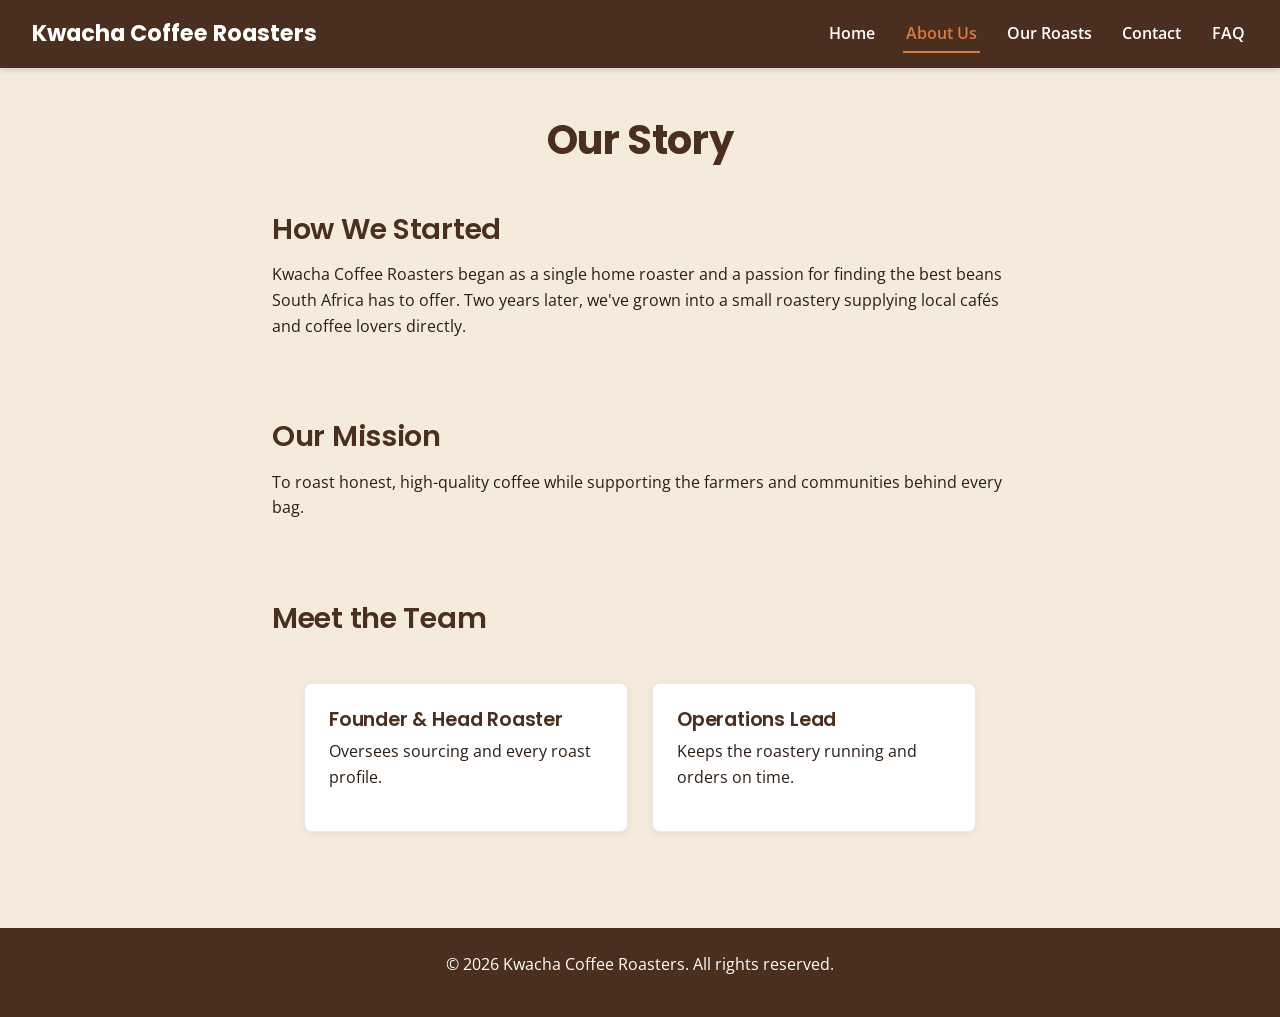
<file: kwacha-coffee/about.html>
<!DOCTYPE html>
<html lang="en">
<head>
    <meta charset="UTF-8">
    <meta name="viewport" content="width=device-width, initial-scale=1.0">
    <title>Kwacha Coffee Roasters | About Us</title>
    <link rel="preconnect" href="https://fonts.googleapis.com">
    <link rel="preconnect" href="https://fonts.gstatic.com" crossorigin>
    <link href="https://fonts.googleapis.com/css2?family=Poppins:wght@400;600;700&family=Open+Sans:wght@400;600&display=swap" rel="stylesheet">
    <link rel="stylesheet" href="css/style.css">
</head>
<body>

    <header class="site-header">
        <div class="logo">Kwacha Coffee Roasters</div>
        <nav class="main-nav">
            <ul>
                <li><a href="index.html">Home</a></li>
                <li><a href="about.html" class="active">About Us</a></li>
                <li><a href="products.html">Our Roasts</a></li>
                <li><a href="contact.html">Contact</a></li>
                <li><a href="faq.html">FAQ</a></li>
            </ul>
        </nav>
    </header>

    <main>
        <section class="page-header">
            <h1>Our Story</h1>
        </section>

        <section class="content-block">
            <h2>How We Started</h2>
            <p>Kwacha Coffee Roasters began as a single home roaster and a
               passion for finding the best beans South Africa has to offer.
               Two years later, we've grown into a small roastery supplying
               local cafés and coffee lovers directly.</p>
        </section>

        <section class="content-block">
            <h2>Our Mission</h2>
            <p>To roast honest, high-quality coffee while supporting the
               farmers and communities behind every bag.</p>
        </section>

        <section class="content-block">
            <h2>Meet the Team</h2>
            <div class="card-grid">
                <div class="card">
                    <h3>Founder &amp; Head Roaster</h3>
                    <p>Oversees sourcing and every roast profile.</p>
                </div>
                <div class="card">
                    <h3>Operations Lead</h3>
                    <p>Keeps the roastery running and orders on time.</p>
                </div>
            </div>
        </section>
    </main>

    <footer class="site-footer">
        <p>&copy; 2026 Kwacha Coffee Roasters. All rights reserved.</p>
    </footer>

</body>
</html>
</file>
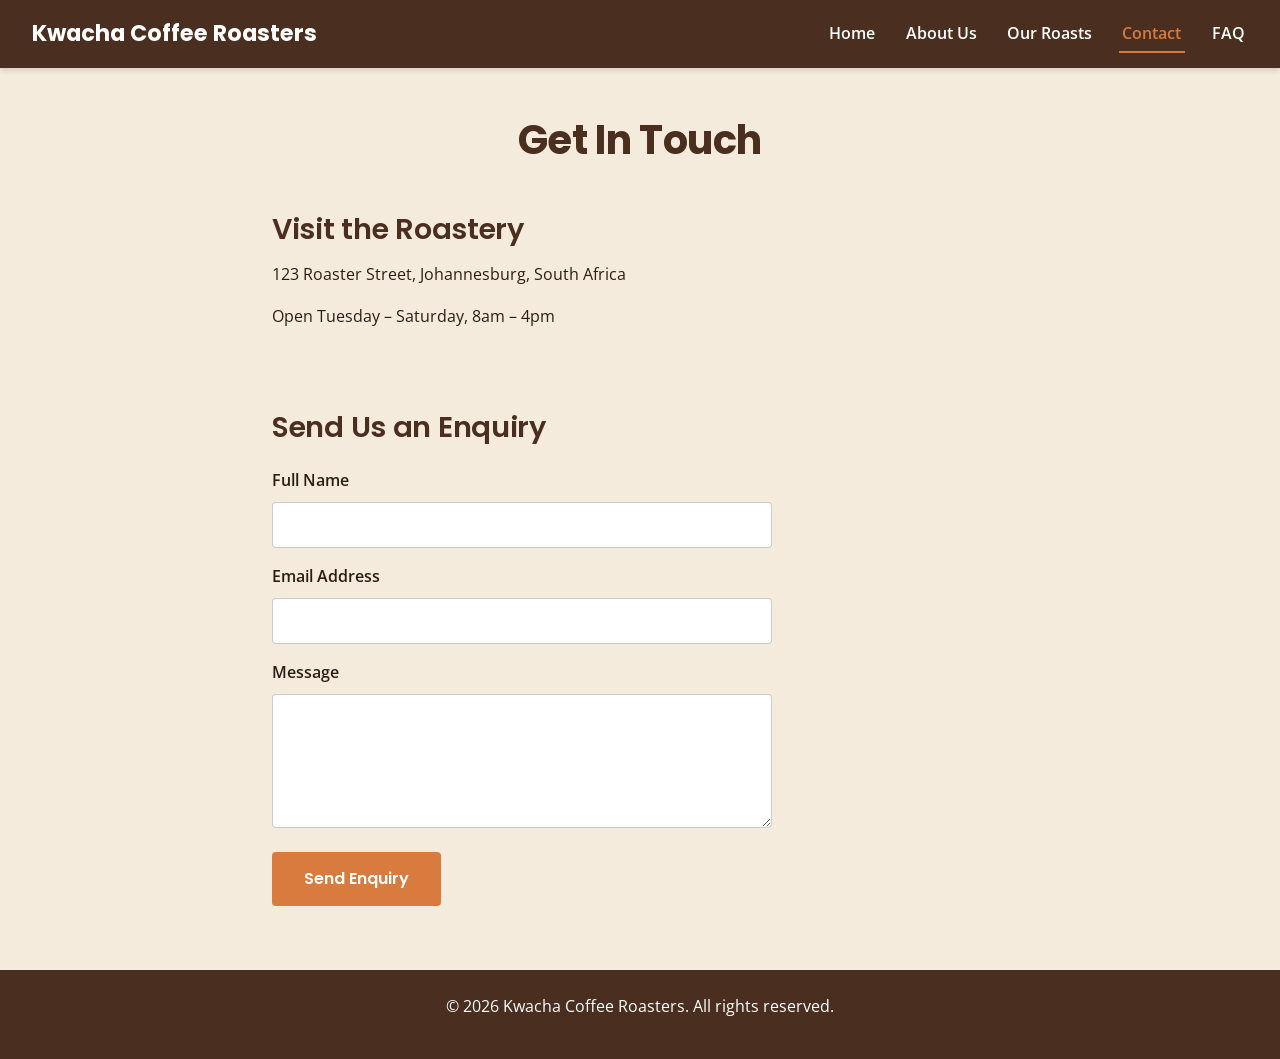
<file: kwacha-coffee/contact.html>
<!DOCTYPE html>
<html lang="en">
<head>
    <meta charset="UTF-8">
    <meta name="viewport" content="width=device-width, initial-scale=1.0">
    <title>Kwacha Coffee Roasters | Contact</title>
    <link rel="preconnect" href="https://fonts.googleapis.com">
    <link rel="preconnect" href="https://fonts.gstatic.com" crossorigin>
    <link href="https://fonts.googleapis.com/css2?family=Poppins:wght@400;600;700&family=Open+Sans:wght@400;600&display=swap" rel="stylesheet">
    <link rel="stylesheet" href="css/style.css">
</head>
<body>

    <header class="site-header">
        <div class="logo">Kwacha Coffee Roasters</div>
        <nav class="main-nav">
            <ul>
                <li><a href="index.html">Home</a></li>
                <li><a href="about.html">About Us</a></li>
                <li><a href="products.html">Our Roasts</a></li>
                <li><a href="contact.html" class="active">Contact</a></li>
                <li><a href="faq.html">FAQ</a></li>
            </ul>
        </nav>
    </header>

    <main>
        <section class="page-header">
            <h1>Get In Touch</h1>
        </section>

        <section class="content-block">
            <h2>Visit the Roastery</h2>
            <p>123 Roaster Street, Johannesburg, South Africa</p>
            <p>Open Tuesday – Saturday, 8am – 4pm</p>
        </section>

        <section class="content-block">
            <h2>Send Us an Enquiry</h2>
            <form action="#" method="post" class="enquiry-form">
                <label for="name">Full Name</label>
                <input type="text" id="name" name="name" required>

                <label for="email">Email Address</label>
                <input type="email" id="email" name="email" required>

                <label for="message">Message</label>
                <textarea id="message" name="message" rows="5" required></textarea>

                <button type="submit" class="cta-button">Send Enquiry</button>
            </form>
        </section>
    </main>

    <footer class="site-footer">
        <p>&copy; 2026 Kwacha Coffee Roasters. All rights reserved.</p>
    </footer>

</body>
</html>
</file>
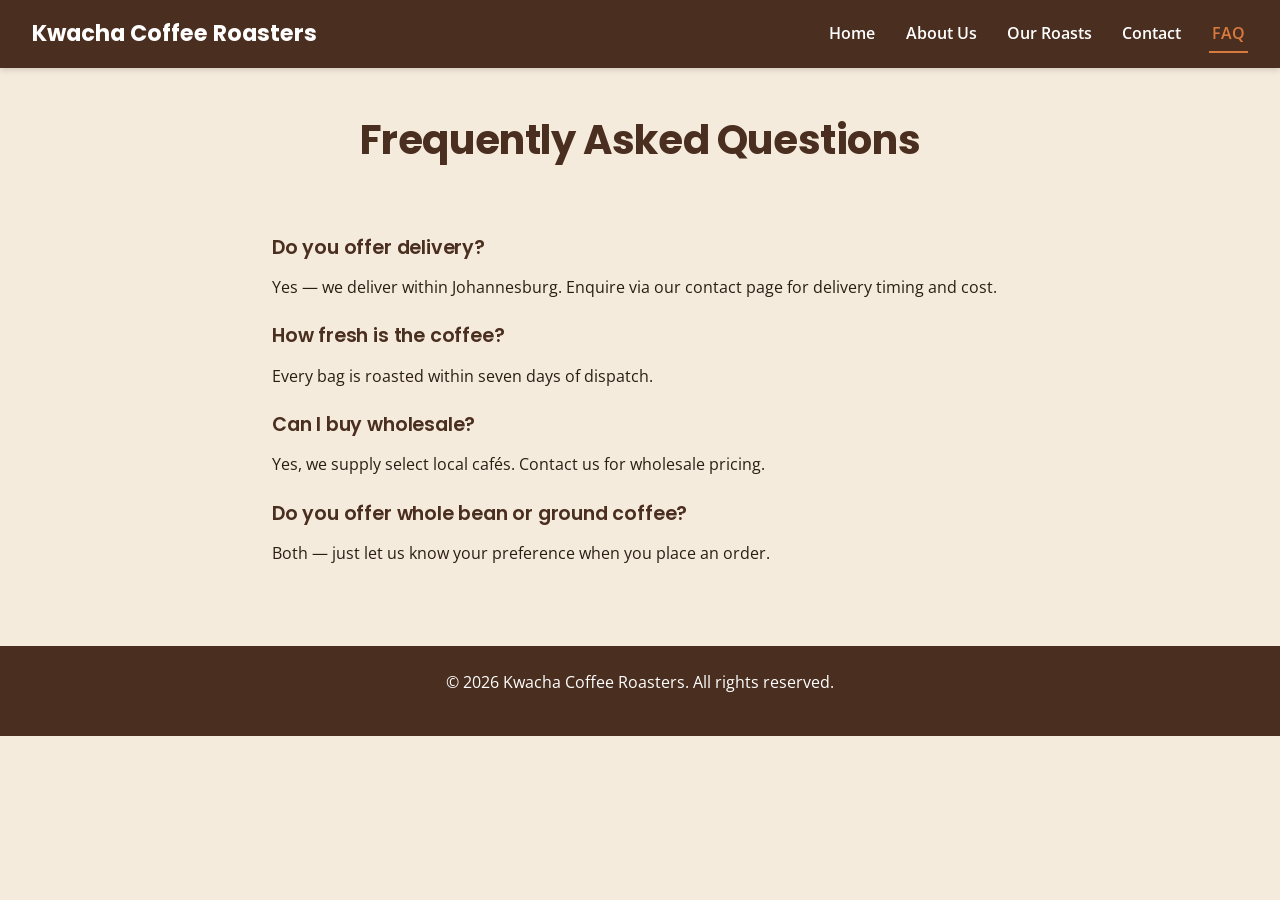
<file: kwacha-coffee/faq.html>
<!DOCTYPE html>
<html lang="en">
<head>
    <meta charset="UTF-8">
    <meta name="viewport" content="width=device-width, initial-scale=1.0">
    <title>Kwacha Coffee Roasters | FAQ</title>
    <link rel="preconnect" href="https://fonts.googleapis.com">
    <link rel="preconnect" href="https://fonts.gstatic.com" crossorigin>
    <link href="https://fonts.googleapis.com/css2?family=Poppins:wght@400;600;700&family=Open+Sans:wght@400;600&display=swap" rel="stylesheet">
    <link rel="stylesheet" href="css/style.css">
</head>
<body>

    <header class="site-header">
        <div class="logo">Kwacha Coffee Roasters</div>
        <nav class="main-nav">
            <ul>
                <li><a href="index.html">Home</a></li>
                <li><a href="about.html">About Us</a></li>
                <li><a href="products.html">Our Roasts</a></li>
                <li><a href="contact.html">Contact</a></li>
                <li><a href="faq.html" class="active">FAQ</a></li>
            </ul>
        </nav>
    </header>

    <main>
        <section class="page-header">
            <h1>Frequently Asked Questions</h1>
        </section>

        <section class="content-block faq-list">
            <h2>Do you offer delivery?</h2>
            <p>Yes — we deliver within Johannesburg. Enquire via our contact page for delivery timing and cost.</p>

            <h2>How fresh is the coffee?</h2>
            <p>Every bag is roasted within seven days of dispatch.</p>

            <h2>Can I buy wholesale?</h2>
            <p>Yes, we supply select local cafés. Contact us for wholesale pricing.</p>

            <h2>Do you offer whole bean or ground coffee?</h2>
            <p>Both — just let us know your preference when you place an order.</p>
        </section>
    </main>

    <footer class="site-footer">
        <p>&copy; 2026 Kwacha Coffee Roasters. All rights reserved.</p>
    </footer>

</body>
</html>
</file>
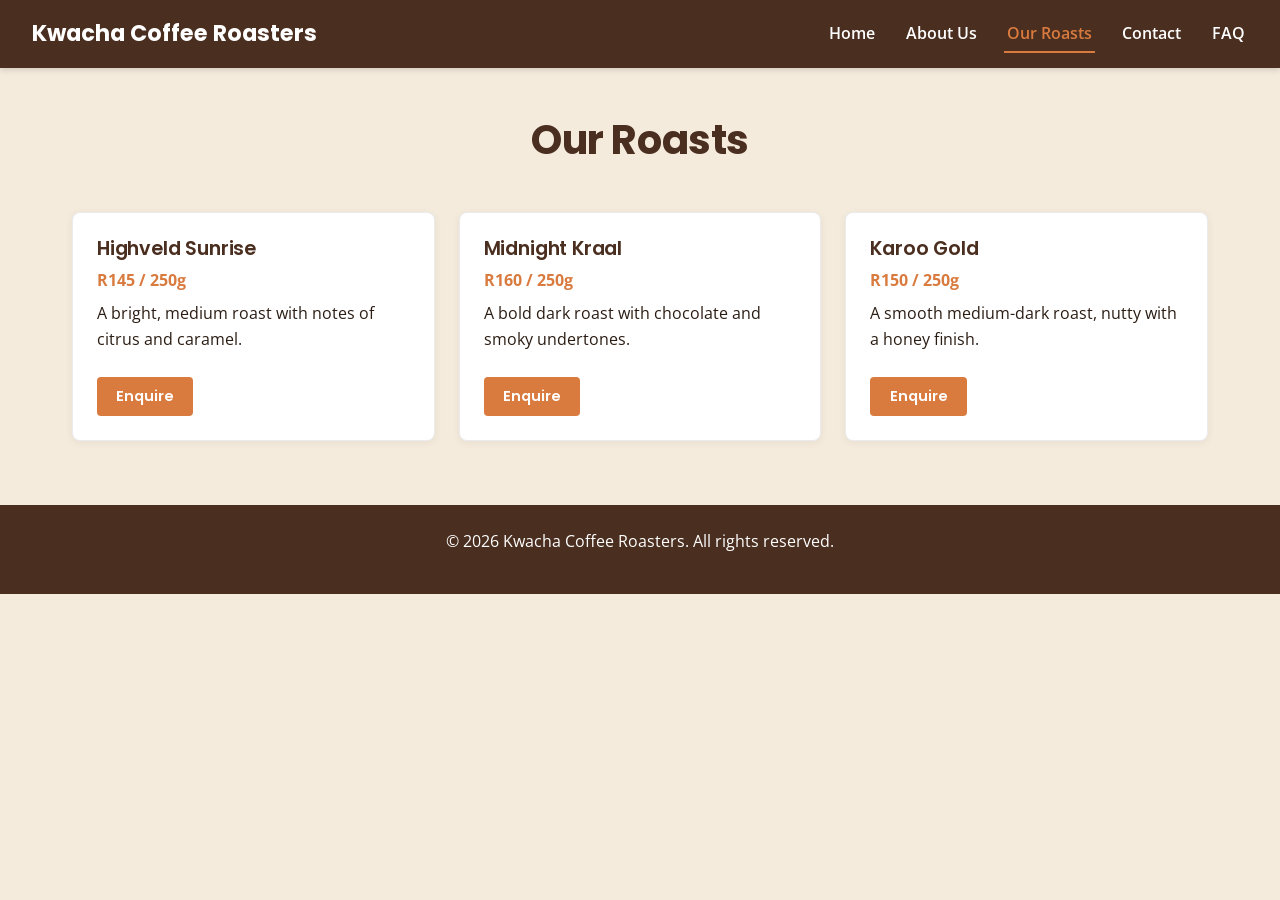
<file: kwacha-coffee/products.html>
<!DOCTYPE html>
<html lang="en">
<head>
    <meta charset="UTF-8">
    <meta name="viewport" content="width=device-width, initial-scale=1.0">
    <title>Kwacha Coffee Roasters | Our Roasts</title>
    <link rel="preconnect" href="https://fonts.googleapis.com">
    <link rel="preconnect" href="https://fonts.gstatic.com" crossorigin>
    <link href="https://fonts.googleapis.com/css2?family=Poppins:wght@400;600;700&family=Open+Sans:wght@400;600&display=swap" rel="stylesheet">
    <link rel="stylesheet" href="css/style.css">
</head>
<body>

    <header class="site-header">
        <div class="logo">Kwacha Coffee Roasters</div>
        <nav class="main-nav">
            <ul>
                <li><a href="index.html">Home</a></li>
                <li><a href="about.html">About Us</a></li>
                <li><a href="products.html" class="active">Our Roasts</a></li>
                <li><a href="contact.html">Contact</a></li>
                <li><a href="faq.html">FAQ</a></li>
            </ul>
        </nav>
    </header>

    <main>
        <section class="page-header">
            <h1>Our Roasts</h1>
        </section>

        <section class="card-grid product-grid">
            <div class="card product-card">
                <h3>Highveld Sunrise</h3>
                <p class="price">R145 / 250g</p>
                <p>A bright, medium roast with notes of citrus and caramel.</p>
                <a href="contact.html" class="cta-button-small">Enquire</a>
            </div>
            <div class="card product-card">
                <h3>Midnight Kraal</h3>
                <p class="price">R160 / 250g</p>
                <p>A bold dark roast with chocolate and smoky undertones.</p>
                <a href="contact.html" class="cta-button-small">Enquire</a>
            </div>
            <div class="card product-card">
                <h3>Karoo Gold</h3>
                <p class="price">R150 / 250g</p>
                <p>A smooth medium-dark roast, nutty with a honey finish.</p>
                <a href="contact.html" class="cta-button-small">Enquire</a>
            </div>
        </section>
    </main>

    <footer class="site-footer">
        <p>&copy; 2026 Kwacha Coffee Roasters. All rights reserved.</p>
    </footer>

</body>
</html>
</file>
<file: kwacha-coffee/css/style.css>
/* ===========================================
   Kwacha Coffee Roasters — style.css
   Part 2: CSS Styling and Responsive Design
   =========================================== */

/* -----------------------------------------
   1. CSS Reset / Base Style
   ----------------------------------------- */
* {
    margin: 0;
    padding: 0;
    box-sizing: border-box;
}

:root {
    /* Colour scheme */
    --color-primary: #4A2E1F;   /* espresso brown */
    --color-cream: #F5EBDD;     /* warm cream */
    --color-accent: #D97B3F;    /* burnt orange */
    --color-white: #FFFFFF;
    --color-text: #2B1D14;

    /* Typography */
    --font-heading: 'Poppins', sans-serif;
    --font-body: 'Open Sans', sans-serif;
}

html {
    scroll-behavior: smooth;
}

body {
    font-family: var(--font-body);
    font-size: 16px;
    line-height: 1.6;
    color: var(--color-text);
    background-color: var(--color-cream);
}

img {
    max-width: 100%;
    display: block;
}

a {
    text-decoration: none;
    color: inherit;
}

ul {
    list-style: none;
}

/* -----------------------------------------
   2. Typography
   ----------------------------------------- */
h1, h2, h3 {
    font-family: var(--font-heading);
    color: var(--color-primary);
    line-height: 1.2;
    letter-spacing: -0.01em;
}

h1 {
    font-size: 2.5rem;
    font-weight: 700;
}

h2 {
    font-size: 1.8rem;
    font-weight: 600;
    margin-bottom: 1rem;
}

h3 {
    font-size: 1.2rem;
    font-weight: 600;
    margin-bottom: 0.5rem;
}

p {
    margin-bottom: 1rem;
}

/* -----------------------------------------
   3. Header & Navigation (Flexbox)
   ----------------------------------------- */
.site-header {
    display: flex;
    justify-content: space-between;
    align-items: center;
    flex-wrap: wrap;
    padding: 1rem 2rem;
    background-color: var(--color-primary);
    position: sticky;
    top: 0;
    z-index: 100;
    box-shadow: 0 2px 6px rgba(0, 0, 0, 0.15);
}

.logo {
    font-family: var(--font-heading);
    font-weight: 700;
    font-size: 1.4rem;
    color: var(--color-white);
}

.main-nav ul {
    display: flex;
    gap: 1.5rem;
}

.main-nav a {
    color: var(--color-white);
    font-weight: 600;
    padding: 0.4rem 0.2rem;
    border-bottom: 2px solid transparent;
    transition: border-color 0.2s ease, color 0.2s ease;
}

.main-nav a:hover,
.main-nav a:focus {
    color: var(--color-accent);
    border-bottom-color: var(--color-accent);
}

.main-nav a.active {
    border-bottom-color: var(--color-accent);
    color: var(--color-accent);
}

/* -----------------------------------------
   4. Hero Section (Flexbox layout)
   ----------------------------------------- */
.hero {
    display: flex;
    align-items: center;
    gap: 2rem;
    padding: 4rem 2rem;
    max-width: 1200px;
    margin: 0 auto;
}

.hero-text {
    flex: 1 1 50%;
}

.hero-image {
    flex: 1 1 50%;
    border-radius: 8px;
    overflow: hidden;
    box-shadow: 0 4px 12px rgba(0, 0, 0, 0.15);
}

.hero-image img {
    width: 100%;
    height: auto;
    border-radius: 8px;
}

/* -----------------------------------------
   5. Buttons (visual styles + pseudo-classes)
   ----------------------------------------- */
.cta-button,
.cta-button-small {
    display: inline-block;
    background-color: var(--color-accent);
    color: var(--color-white);
    font-family: var(--font-heading);
    font-weight: 600;
    border: none;
    border-radius: 4px;
    cursor: pointer;
    transition: background-color 0.2s ease, transform 0.15s ease, box-shadow 0.2s ease;
}

.cta-button {
    padding: 0.9rem 2rem;
    font-size: 1rem;
}

.cta-button-small {
    padding: 0.5rem 1.2rem;
    font-size: 0.9rem;
    margin-top: 0.5rem;
}

.cta-button:hover,
.cta-button-small:hover {
    background-color: var(--color-primary);
    box-shadow: 0 4px 10px rgba(0, 0, 0, 0.2);
    transform: translateY(-2px);
}

.cta-button:focus,
.cta-button-small:focus {
    outline: 3px solid var(--color-primary);
    outline-offset: 2px;
}

.cta-button:active,
.cta-button-small:active {
    transform: translateY(0);
    box-shadow: none;
}

/* -----------------------------------------
   6. Card Grid (CSS Grid layout)
   ----------------------------------------- */
.card-grid {
    display: grid;
    grid-template-columns: repeat(auto-fit, minmax(220px, 1fr));
    gap: 1.5rem;
    padding: 2rem;
    max-width: 1200px;
    margin: 0 auto;
}

.card {
    background-color: var(--color-white);
    padding: 1.5rem;
    border-radius: 8px;
    border: 1px solid rgba(0, 0, 0, 0.08);
    box-shadow: 0 2px 8px rgba(0, 0, 0, 0.06);
    transition: box-shadow 0.2s ease, transform 0.2s ease;
}

.card:hover {
    box-shadow: 0 6px 16px rgba(0, 0, 0, 0.12);
    transform: translateY(-3px);
}

.product-card .price {
    font-weight: 700;
    color: var(--color-accent);
    margin-bottom: 0.5rem;
}

/* -----------------------------------------
   7. General Content Sections
   ----------------------------------------- */
.intro,
.content-block {
    max-width: 800px;
    margin: 0 auto;
    padding: 2rem;
}

.page-header {
    text-align: center;
    padding: 3rem 2rem 1rem;
}

.faq-list h2 {
    font-size: 1.2rem;
    margin-top: 1.5rem;
}

/* -----------------------------------------
   8. Forms
   ----------------------------------------- */
.enquiry-form {
    display: flex;
    flex-direction: column;
    gap: 0.5rem;
    max-width: 500px;
}

.enquiry-form label {
    font-weight: 600;
    margin-top: 0.5rem;
}

.enquiry-form input,
.enquiry-form textarea {
    padding: 0.7rem;
    border: 1px solid rgba(0, 0, 0, 0.2);
    border-radius: 4px;
    font-family: var(--font-body);
    font-size: 1rem;
    transition: border-color 0.2s ease;
}

.enquiry-form input:focus,
.enquiry-form textarea:focus {
    outline: none;
    border-color: var(--color-accent);
}

.enquiry-form button {
    align-self: flex-start;
    margin-top: 1rem;
}

/* -----------------------------------------
   9. Footer
   ----------------------------------------- */
.site-footer {
    text-align: center;
    padding: 1.5rem;
    background-color: var(--color-primary);
    color: var(--color-white);
    margin-top: 2rem;
}

/* -----------------------------------------
   10. Responsive Breakpoints
   ----------------------------------------- */

/* Tablet: 768px and below */
@media (max-width: 768px) {
    .hero {
        flex-direction: column;
        text-align: center;
        padding: 2.5rem 1.5rem;
    }

    .main-nav ul {
        gap: 1rem;
    }

    h1 {
        font-size: 2rem;
    }
}

/* Mobile: 480px and below */
@media (max-width: 480px) {
    .site-header {
        flex-direction: column;
        align-items: flex-start;
        gap: 0.75rem;
        padding: 1rem;
    }

    .main-nav ul {
        flex-direction: column;
        gap: 0.5rem;
        width: 100%;
    }

    .card-grid {
        grid-template-columns: 1fr;
        padding: 1.5rem;
    }

    h1 {
        font-size: 1.6rem;
    }

    .cta-button {
        width: 100%;
        text-align: center;
    }
}
</file>
